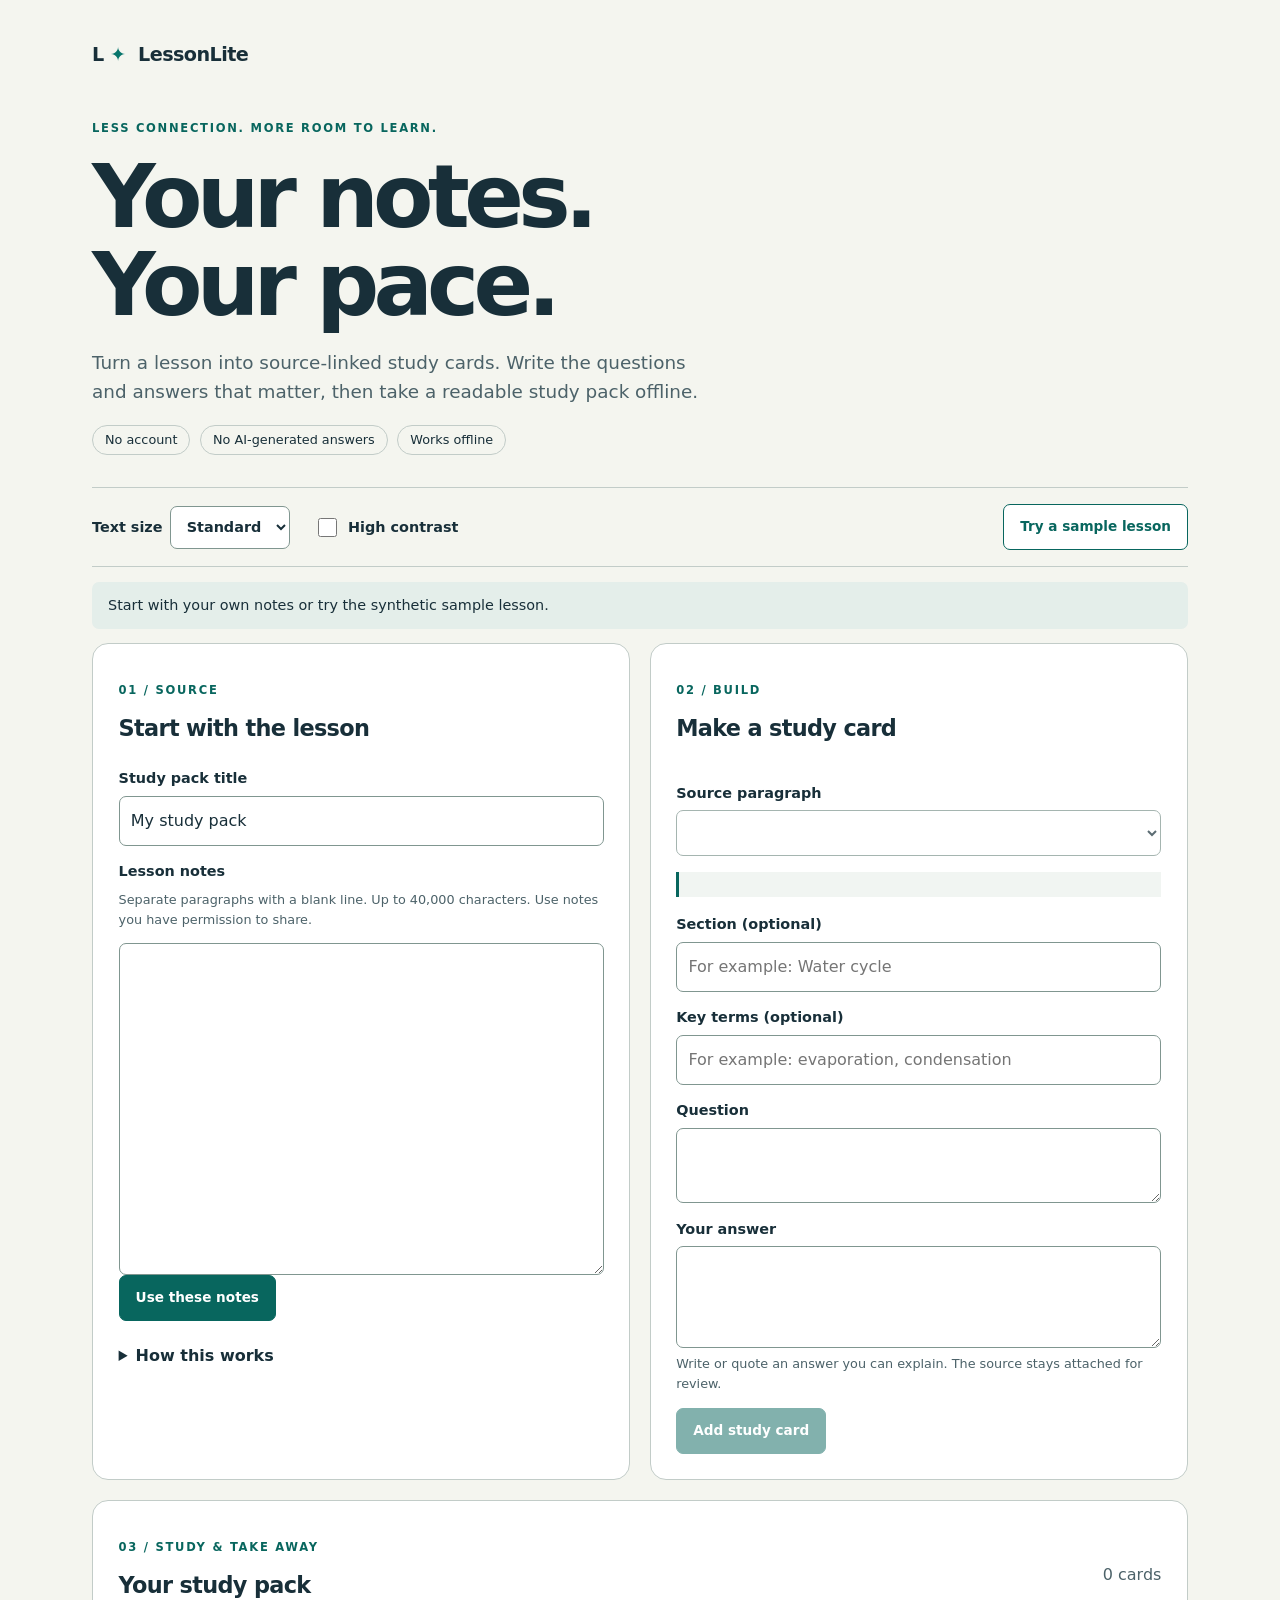
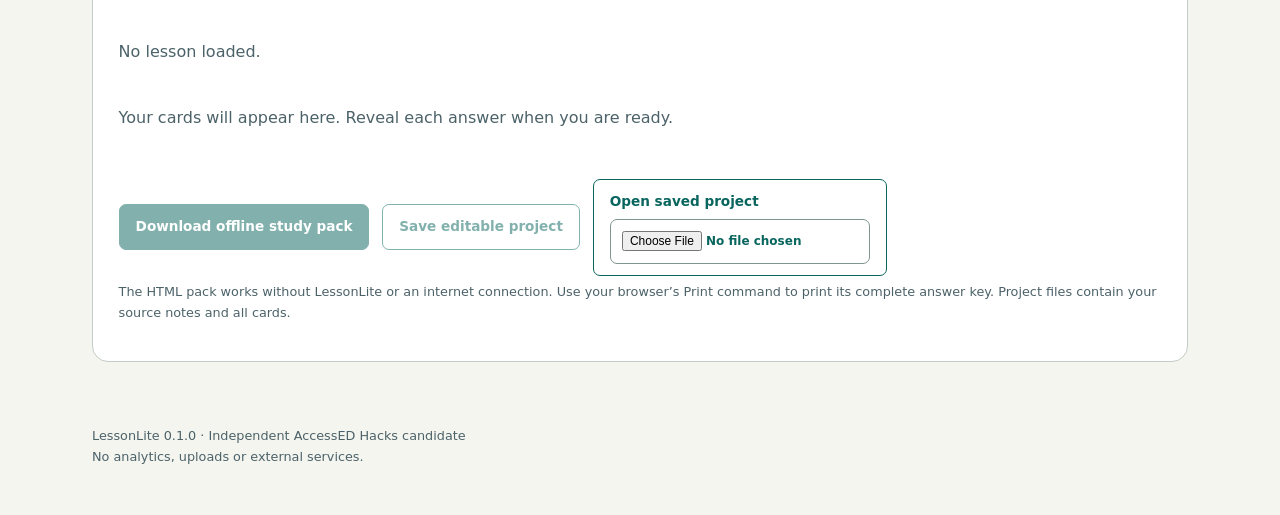
<file: index.html>
<!doctype html>
<html lang="en"><head><meta charset="utf-8"><meta name="viewport" content="width=device-width,initial-scale=1"><meta http-equiv="Content-Security-Policy" content="default-src 'none'; script-src 'self'; style-src 'self'; img-src 'self'; connect-src 'none'; base-uri 'none'; form-action 'none'"><title>LessonLite · Make room for learning</title><link rel="stylesheet" href="style.css"><script defer src="core.js"></script><script defer src="app.js"></script></head>
<body><a class="skip" href="#main">Skip to lesson builder</a><header><div class="brand">L<span>✦</span> LessonLite</div><p class="eyebrow">LESS CONNECTION. MORE ROOM TO LEARN.</p><h1>Your notes.<br>Your pace.</h1><p class="intro">Turn a lesson into source-linked study cards. Write the questions and answers that matter, then take a readable study pack offline.</p><div class="badges"><span>No account</span><span>No AI-generated answers</span><span>Works offline</span></div></header>
<main id="main"><section class="toolbar" aria-label="Reading preferences"><label>Text size <select id="size"><option value="standard">Standard</option><option value="large">Large</option><option value="largest">Largest</option></select></label><label><input id="contrast" type="checkbox"> High contrast</label><button id="example" type="button">Try a sample lesson</button></section>
<p id="status" role="status" aria-live="polite">Start with your own notes or try the synthetic sample lesson.</p>
<div class="layout"><section class="panel"><p class="step">01 / SOURCE</p><h2>Start with the lesson</h2><label for="title">Study pack title</label><input id="title" maxlength="120" value="My study pack"><label for="notes">Lesson notes</label><p class="hint" id="notesHint">Separate paragraphs with a blank line. Up to 40,000 characters. Use notes you have permission to share.</p><textarea id="notes" rows="12" maxlength="40000" aria-describedby="notesHint"></textarea><button id="load" class="primary" type="button">Use these notes</button><details><summary>How this works</summary><p>You write each question and answer, linked to a source paragraph. LessonLite does not generate or verify explanations. Loaded notes stay unchanged until you explicitly replace them. Export your project to save your work; closing this page loses unsaved changes.</p></details></section>
<section class="panel"><p class="step">02 / BUILD</p><h2>Make a study card</h2><form id="cardForm"><fieldset id="builder" disabled><legend class="sr">Card details</legend><label for="paragraph">Source paragraph</label><select id="paragraph"></select><blockquote id="quote" class="source"></blockquote><label for="heading">Section (optional)</label><input id="heading" maxlength="120" placeholder="For example: Water cycle"><label for="terms">Key terms (optional)</label><input id="terms" maxlength="300" placeholder="For example: evaporation, condensation"><label for="question">Question</label><textarea id="question" rows="2" maxlength="600" required></textarea><label for="answer">Your answer</label><textarea id="answer" rows="3" maxlength="2400" required></textarea><p class="hint">Write or quote an answer you can explain. The source stays attached for review.</p><button class="primary" type="submit">Add study card</button></fieldset></form></section></div>
<section class="panel pack"><div class="packhead"><div><p class="step">03 / STUDY & TAKE AWAY</p><h2 id="packTitle">Your study pack</h2></div><span id="count">0 cards</span></div><p id="coverage">No lesson loaded.</p><div id="cards"><p class="empty">Your cards will appear here. Reveal each answer when you are ready.</p></div><div class="actions"><button id="html" class="primary" disabled>Download offline study pack</button><button id="save" disabled>Save editable project</button><label class="file">Open saved project <input id="import" type="file" accept=".json,application/json"></label></div><p class="hint">The HTML pack works without LessonLite or an internet connection. Use your browser’s Print command to print its complete answer key. Project files contain your source notes and all cards.</p></section></main><footer>LessonLite 0.1.0 · Independent AccessED Hacks candidate<br>No analytics, uploads or external services.</footer></body></html>
</file>
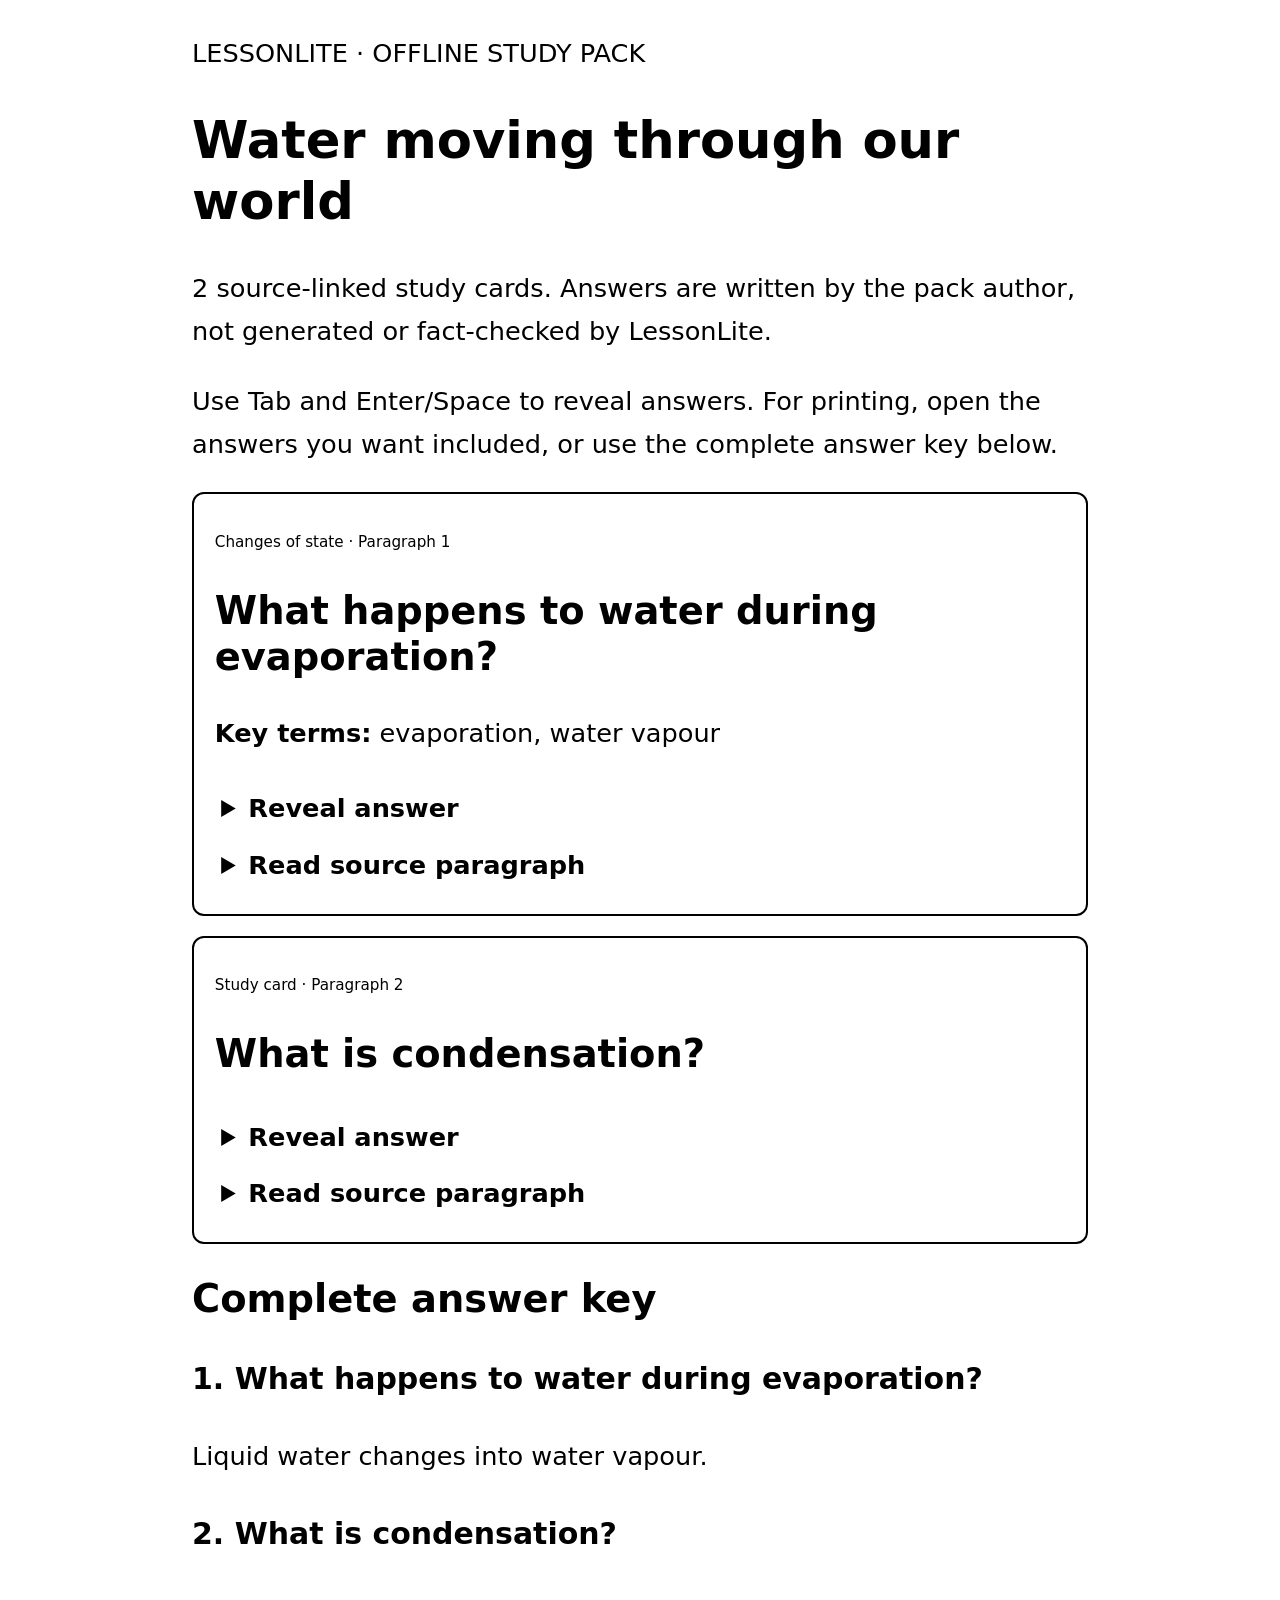
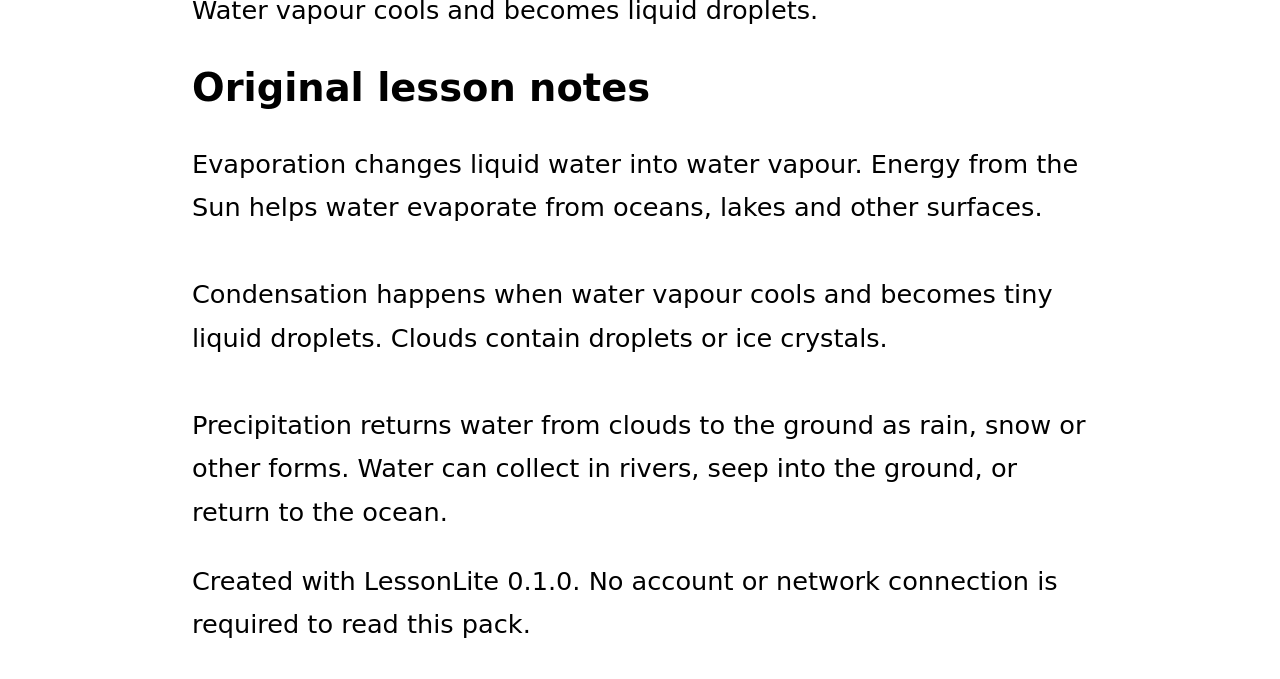
<file: evidence/qa-study-pack.html>
<!doctype html><html lang="en"><meta charset="utf-8"><meta name="viewport" content="width=device-width,initial-scale=1"><meta http-equiv="Content-Security-Policy" content="default-src 'none'; style-src 'unsafe-inline'; base-uri 'none'; form-action 'none'"><title>Water moving through our world | LessonLite</title><style>body{font:1.15rem/1.7 system-ui,sans-serif;max-width:56rem;margin:2rem auto;padding:0 1rem;color:#182638;background:#fff}h1,h2{line-height:1.2}article{border:1px solid #8a98a8;border-radius:12px;padding:1.3rem;margin:1.2rem 0}summary{cursor:pointer;font-weight:700;padding:.4rem}summary:focus-visible,a:focus-visible{outline:3px solid #006b65;outline-offset:4px}.text{white-space:pre-wrap;overflow-wrap:anywhere}blockquote{border-left:4px solid #006b65;padding-left:1rem;margin-left:0}.meta{font-size:.95rem}a{color:#005c58}@media print{body{max-width:none}article{break-inside:avoid}details>*{display:block!important}summary{list-style:none}}body{font-size:1.6rem}body{color:#000}article{border:2px solid #000}</style><body><header><p>LESSONLITE · OFFLINE STUDY PACK</p><h1>Water moving through our world</h1><p>2 source-linked study cards. Answers are written by the pack author, not generated or fact-checked by LessonLite.</p><p>Use Tab and Enter/Space to reveal answers. For printing, open the answers you want included, or use the complete answer key below.</p></header><main><article aria-labelledby="card0"><p class="meta">Changes of state · Paragraph 1</p><h2 id="card0">What happens to water during evaporation?</h2><p class="text"><strong>Key terms:</strong> evaporation, water vapour</p><details><summary>Reveal answer</summary><p class="text">Liquid water changes into water vapour.</p></details><details><summary>Read source paragraph</summary><blockquote class="text">Evaporation changes liquid water into water vapour. Energy from the Sun helps water evaporate from oceans, lakes and other surfaces.</blockquote></details></article><article aria-labelledby="card1"><p class="meta">Study card · Paragraph 2</p><h2 id="card1">What is condensation?</h2><details><summary>Reveal answer</summary><p class="text">Water vapour cools and becomes liquid droplets.</p></details><details><summary>Read source paragraph</summary><blockquote class="text">Condensation happens when water vapour cools and becomes tiny liquid droplets. Clouds contain droplets or ice crystals.</blockquote></details></article><section><h2>Complete answer key</h2><h3>1. What happens to water during evaporation?</h3><p class="text">Liquid water changes into water vapour.</p><h3>2. What is condensation?</h3><p class="text">Water vapour cools and becomes liquid droplets.</p></section><section><h2>Original lesson notes</h2><div class="text">Evaporation changes liquid water into water vapour. Energy from the Sun helps water evaporate from oceans, lakes and other surfaces.

Condensation happens when water vapour cools and becomes tiny liquid droplets. Clouds contain droplets or ice crystals.

Precipitation returns water from clouds to the ground as rain, snow or other forms. Water can collect in rivers, seep into the ground, or return to the ocean.</div></section></main><footer><p>Created with LessonLite 0.1.0. No account or network connection is required to read this pack.</p></footer></body></html>
</file>
<file: style.css>
:root{font-family:system-ui,-apple-system,sans-serif;color:#182f39;background:#f4f5ef;font-size:16px;line-height:1.6;--accent:#08665e;--muted:#4c6269;--line:#c2ccc8}*{box-sizing:border-box}body{margin:0}header,main,footer{max-width:1160px;margin:auto;padding:2rem}header{padding-top:2.5rem}.brand{font-size:1.2rem;font-weight:750;letter-spacing:-.03em}.brand span{color:#08766c;margin:0 .4rem}.eyebrow,.step{font-size:.72rem;font-weight:750;letter-spacing:.15em;color:var(--accent)}.eyebrow{margin-top:3rem}h1{font-size:clamp(3rem,7vw,5.5rem);line-height:1;letter-spacing:-.065em;margin:1rem 0}h2{font-size:1.4rem;letter-spacing:-.03em;margin:.5rem 0 1.25rem}h3{font-size:1.15rem}.intro{max-width:620px;font-size:1.15rem;color:var(--muted)}.badges{display:flex;gap:.6rem;flex-wrap:wrap}.badges span{border:1px solid var(--line);border-radius:20px;padding:.25rem .75rem;font-size:.8rem}main{padding-top:0}.toolbar{display:flex;align-items:center;gap:1.5rem;flex-wrap:wrap;border-block:1px solid var(--line);padding:1rem 0}.toolbar label{display:flex;align-items:center;gap:.5rem;margin:0}.toolbar select{width:auto}.toolbar button{margin-left:auto}.layout{display:grid;grid-template-columns:1fr 1fr;gap:1.2rem}.panel{background:#fff;border:1px solid var(--line);border-radius:16px;padding:1.6rem}.pack{margin-top:1.2rem}.packhead{display:flex;justify-content:space-between;gap:1rem;align-items:center}label{display:block;font-weight:650;margin:.9rem 0 .35rem;font-size:.9rem}input:not([type=checkbox]),select,textarea{display:block;width:100%;padding:.7rem;border:1px solid #809690;border-radius:7px;font:inherit;color:inherit;background:#fff}textarea{resize:vertical}input[type=checkbox]{width:1.2rem;height:1.2rem}.hint{font-size:.8rem;color:var(--muted);margin:.4rem 0 .8rem}button,.file{font:inherit;font-weight:650;font-size:.85rem;padding:.7rem 1rem;border:1px solid var(--accent);border-radius:7px;background:white;color:var(--accent);cursor:pointer;min-height:44px}button.primary{background:var(--accent);color:#fff}button:disabled{opacity:.5;cursor:not-allowed}button:hover:not(:disabled){filter:brightness(.94)}fieldset{border:0;padding:0;margin:0;min-width:0}details{margin-top:1rem}summary{cursor:pointer;font-weight:650;padding:.4rem 0}#status{background:#e4eeea;padding:.75rem 1rem;border-radius:7px;font-size:.9rem}#status.error{background:#fff0e8;color:#803000}.source{margin:1rem 0;padding:.8rem 1rem;background:#f1f5f2;border-left:3px solid var(--accent);max-height:180px;overflow:auto;font-size:.85rem;white-space:pre-wrap;overflow-wrap:anywhere}.actions{display:flex;gap:.8rem;align-items:center;flex-wrap:wrap;margin-top:1.5rem}.file{margin:0}.file input{max-width:260px;font-size:.75rem!important;margin-top:.4rem}.card{border-top:1px solid var(--line);padding:1rem 0}.card p{white-space:pre-wrap;overflow-wrap:anywhere}.card small,#coverage,#count{color:var(--muted)}.empty{color:var(--muted);padding:1.5rem 0}.card button{margin-top:.7rem}.skip{position:absolute;left:1rem;top:-100px}.skip:focus{top:1rem;background:#fff;padding:1rem;z-index:10}:focus-visible{outline:3px solid #bd5900;outline-offset:4px}.sr{position:absolute;width:1px;height:1px;padding:0;overflow:hidden;clip:rect(0,0,0,0)}footer{font-size:.8rem;color:var(--muted);padding-bottom:3rem}body.large{font-size:1.2rem}body.largest{font-size:1.4rem}body.contrast{--accent:#003f39;--muted:#172c30;--line:#354d46;background:#fff;color:#000}body.contrast .panel{border-width:2px}@media(max-width:740px){header,main,footer{padding:1.2rem}.layout{grid-template-columns:1fr}.toolbar{gap:.8rem}.toolbar button{margin-left:0}.panel{padding:1.1rem}.actions{align-items:stretch;flex-direction:column}}@media(prefers-reduced-motion:reduce){*{scroll-behavior:auto!important}}
</file>
